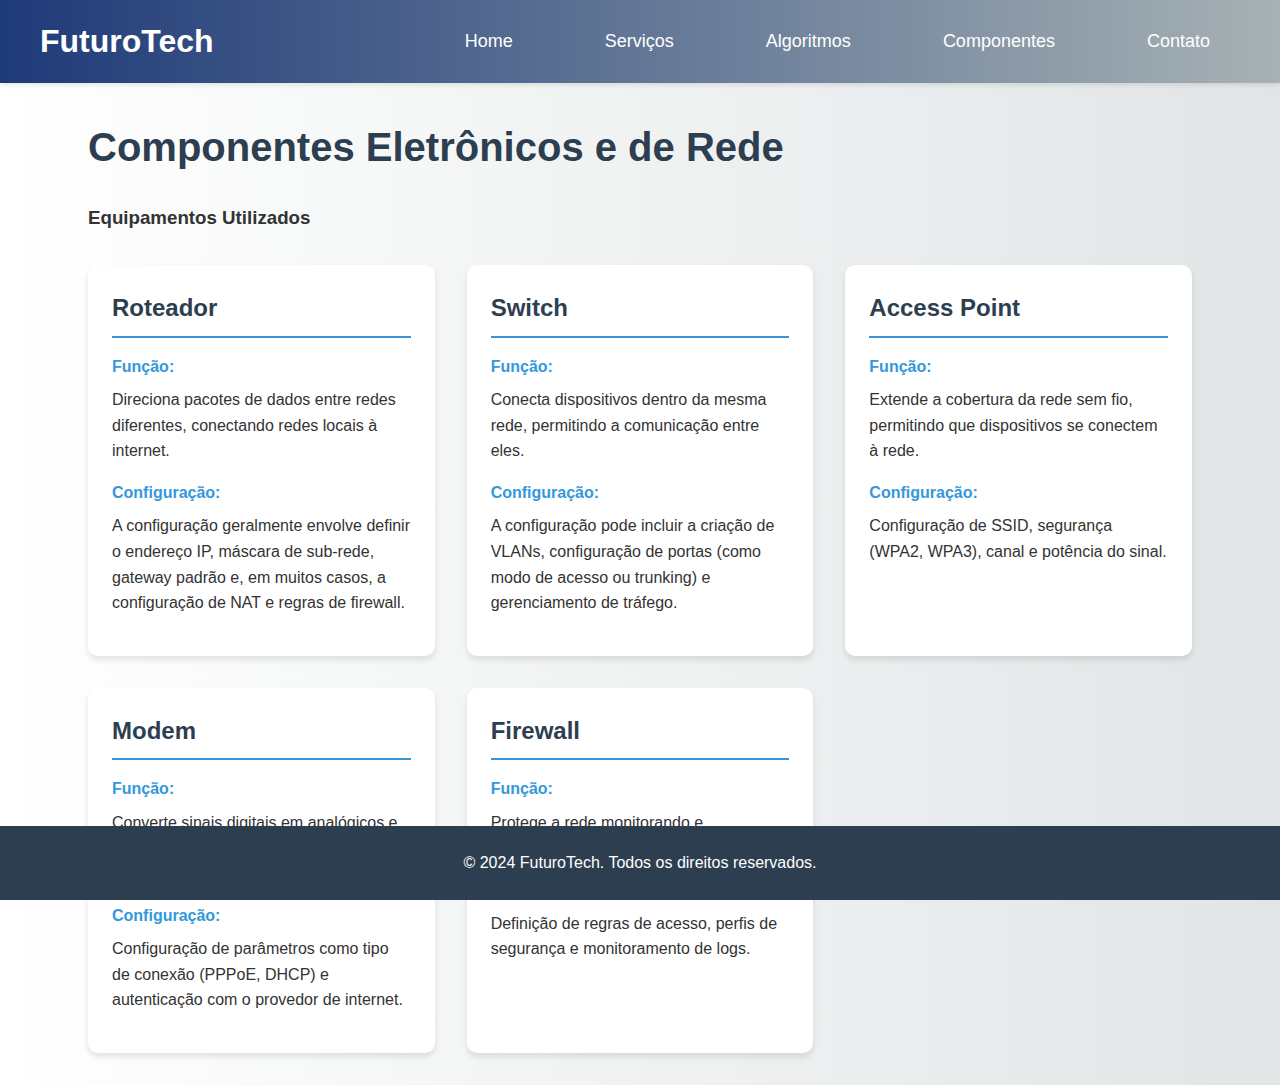
<file: componentes.html>
<!DOCTYPE html>
<html lang="pt-BR">
<head>
    <meta charset="UTF-8">
    <meta name="viewport" content="width=device-width, initial-scale=1.0">
    <meta name="description" content="Componentes Eletrônicos e de Rede - FuturoTech">
    <link rel="stylesheet" href="styles.css">
    <title>Componentes Eletrônicos e de Rede - FuturoTech</title>
</head>

<body>
    <header class="main-header">
        <div class="header-container">
            <h1>FuturoTech</h1>
            <nav class="main-nav">
                <ul class="nav-list">
                    <li><a href="index.html">Home</a></li>
                    <li><a href="servicos.html">Serviços</a></li>
                    <li><a href="algoritmos.html">Algoritmos</a></li>
                    <li><a href="componentes.html" class="active">Componentes</a></li>
                    <li><a href="contato.html">Contato</a></li>
                </ul>
            </nav>
        </div>
    </header>

    <main class="main-content">
        <section id="componentes" class="components-section">
            <h2 class="section-title">Componentes Eletrônicos e de Rede</h2>
            <h3 class="subsection-title">Equipamentos Utilizados</h3>

            <div class="components-grid">
                <article class="component-card">
                    <h2>Roteador</h2>
                    <div class="component-content">
                        <h4>Função:</h4>
                        <p>Direciona pacotes de dados entre redes diferentes, conectando redes locais à internet.</p>
                        <h4>Configuração:</h4>
                        <p>A configuração geralmente envolve definir o endereço IP, máscara de sub-rede, gateway padrão e, em muitos casos, a configuração de NAT e regras de firewall.</p>
                    </div>
                </article>

                <article class="component-card">
                    <h2>Switch</h2>
                    <div class="component-content">
                        <h4>Função:</h4>
                        <p>Conecta dispositivos dentro da mesma rede, permitindo a comunicação entre eles.</p>
                        <h4>Configuração:</h4>
                        <p>A configuração pode incluir a criação de VLANs, configuração de portas (como modo de acesso ou trunking) e gerenciamento de tráfego.</p>
                    </div>
                </article>

                <article class="component-card">
                    <h2>Access Point</h2>
                    <div class="component-content">
                        <h4>Função:</h4>
                        <p>Extende a cobertura da rede sem fio, permitindo que dispositivos se conectem à rede.</p>
                        <h4>Configuração:</h4>
                        <p>Configuração de SSID, segurança (WPA2, WPA3), canal e potência do sinal.</p>
                    </div>
                </article>

                <article class="component-card">
                    <h2>Modem</h2>
                    <div class="component-content">
                        <h4>Função:</h4>
                        <p>Converte sinais digitais em analógicos e vice-versa, permitindo a conexão à internet.</p>
                        <h4>Configuração:</h4>
                        <p>Configuração de parâmetros como tipo de conexão (PPPoE, DHCP) e autenticação com o provedor de internet.</p>
                    </div>
                </article>

                <article class="component-card">
                    <h2>Firewall</h2>
                    <div class="component-content">
                        <h4>Função:</h4>
                        <p>Protege a rede monitorando e controlando o tráfego de entrada e saída.</p>
                        <h4>Configuração:</h4>
                        <p>Definição de regras de acesso, perfis de segurança e monitoramento de logs.</p>
                    </div>
                </article>
            </div>
        </section>
    </main>

    <footer class="main-footer">
        <p>&copy; 2024 FuturoTech. Todos os direitos reservados.</p>
    </footer>
</body>
</html>
</file>
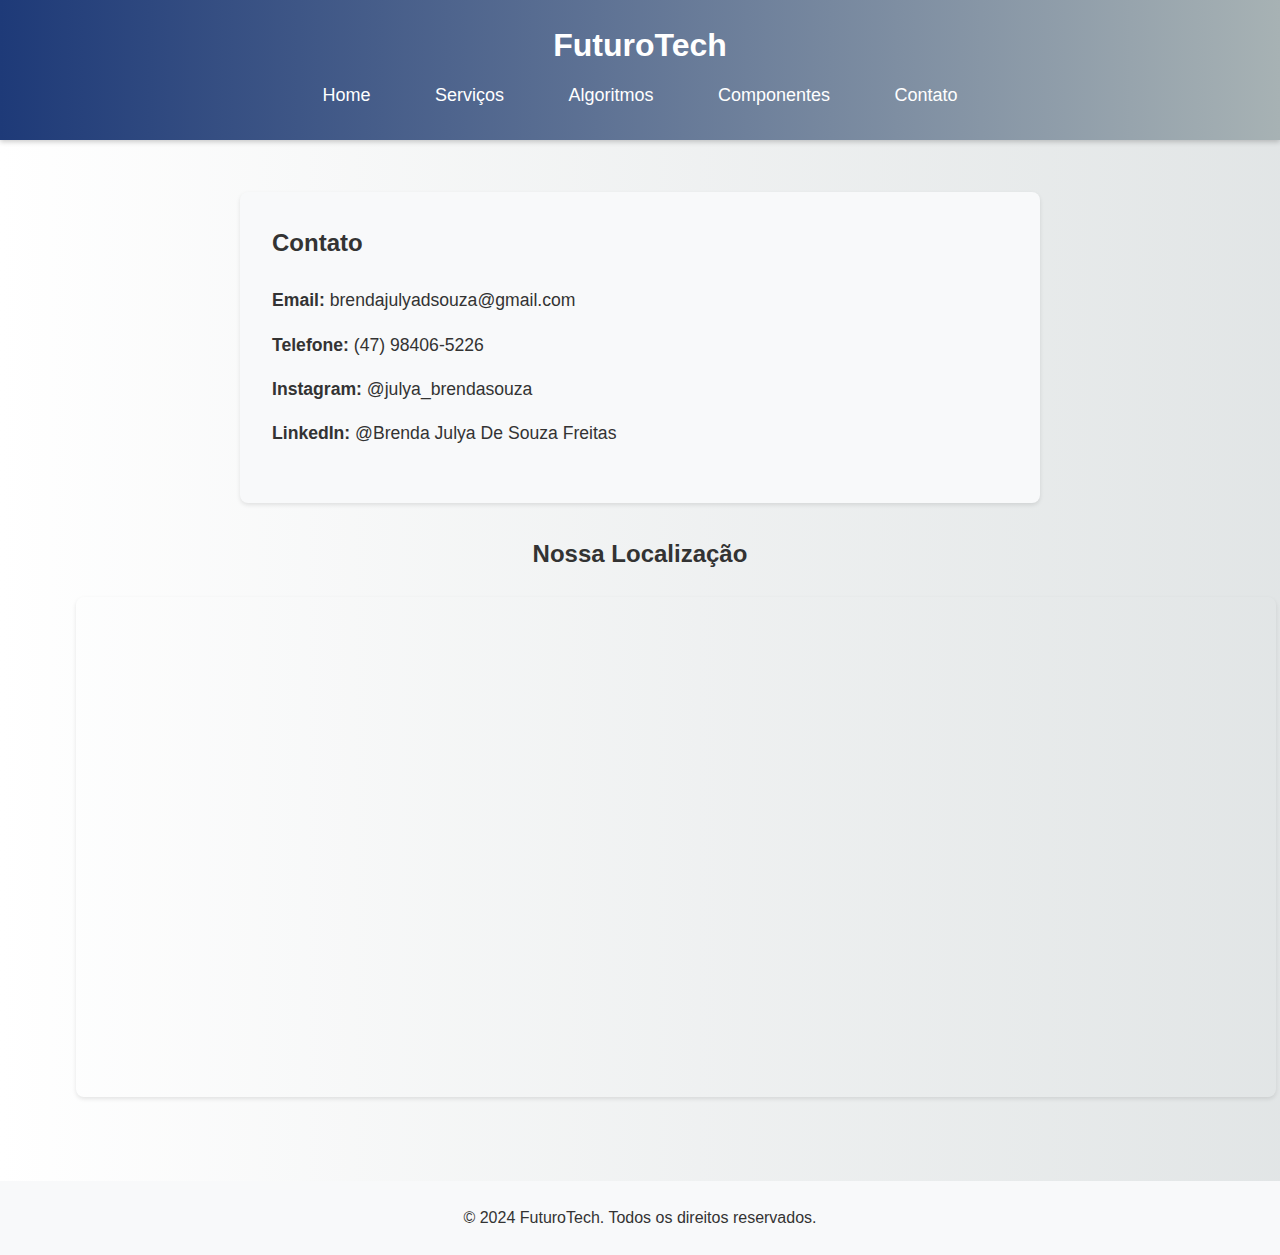
<file: contato.html>
<!DOCTYPE html>
<html lang="pt-BR">
<head>
    <meta charset="UTF-8">
    <meta name="viewport" content="width=device-width, initial-scale=1.0">
    <link rel="stylesheet" href="styles.css">
    <title>Contato - FuturoTech</title>
</head>
<body>
    <header>
        <h1>FuturoTech</h1>
        <nav>
            <ul>
                <li><a href="index.html">Home</a></li>
                <li><a href="servicos.html">Serviços</a></li>
                <li><a href="algoritmos.html">Algoritmos</a></li>
                <li><a href="componentes.html">Componentes</a></li>
                <li><a href="contato.html">Contato</a></li>
            </ul>
        </nav>
    </header>

    <main>
        <section id="contato" class="contact-info">
            <h2>Contato</h2>
            <div class="contact-details">
                <p><strong>Email:</strong> brendajulyadsouza@gmail.com</p>
                <p><strong>Telefone:</strong> (47) 98406-5226</p>
                <p><strong>Instagram:</strong> @julya_brendasouza</p>
                <p><strong>LinkedIn:</strong> @Brenda Julya De Souza Freitas</p>
            </div>
        </section>

        <section id="localizacao" class="map-container">
            <h2>Nossa Localização</h2>
            <iframe 
                src="https://www.google.com/maps/embed?pb=!1m23!1m12!1m3!1d113524.82095109702!2d-48.7145536601994!3d-27.230115892158157!2m3!1f0!2f0!3f0!3m2!1i1024!2i768!4f13.1!4m8!3e6!4m0!4m5!1s0x94d8a94ad26fb273%3A0xc3b8f5efdfdfc698!2sAv.%20Jos%C3%A9%20Manoel%20Reis%2C%20S%2FN%20-%20Centro%2C%20Tijucas%20-%20SC%2C%2088200-000!3m2!1d-27.23014!2d-48.6321522!5e0!3m2!1spt-BR!2sbr!4v1729001615218!5m2!1spt-BR!2sbr"
                width="100%"
                height="450"
                style="border:0;"
                allowfullscreen=""
                loading="lazy"
                referrerpolicy="no-referrer-when-downgrade">
            </iframe>
        </section>
    </main>

    <footer>
        <p>&copy; 2024 FuturoTech. Todos os direitos reservados.</p>
    </footer>
</body>
</html>
</file>
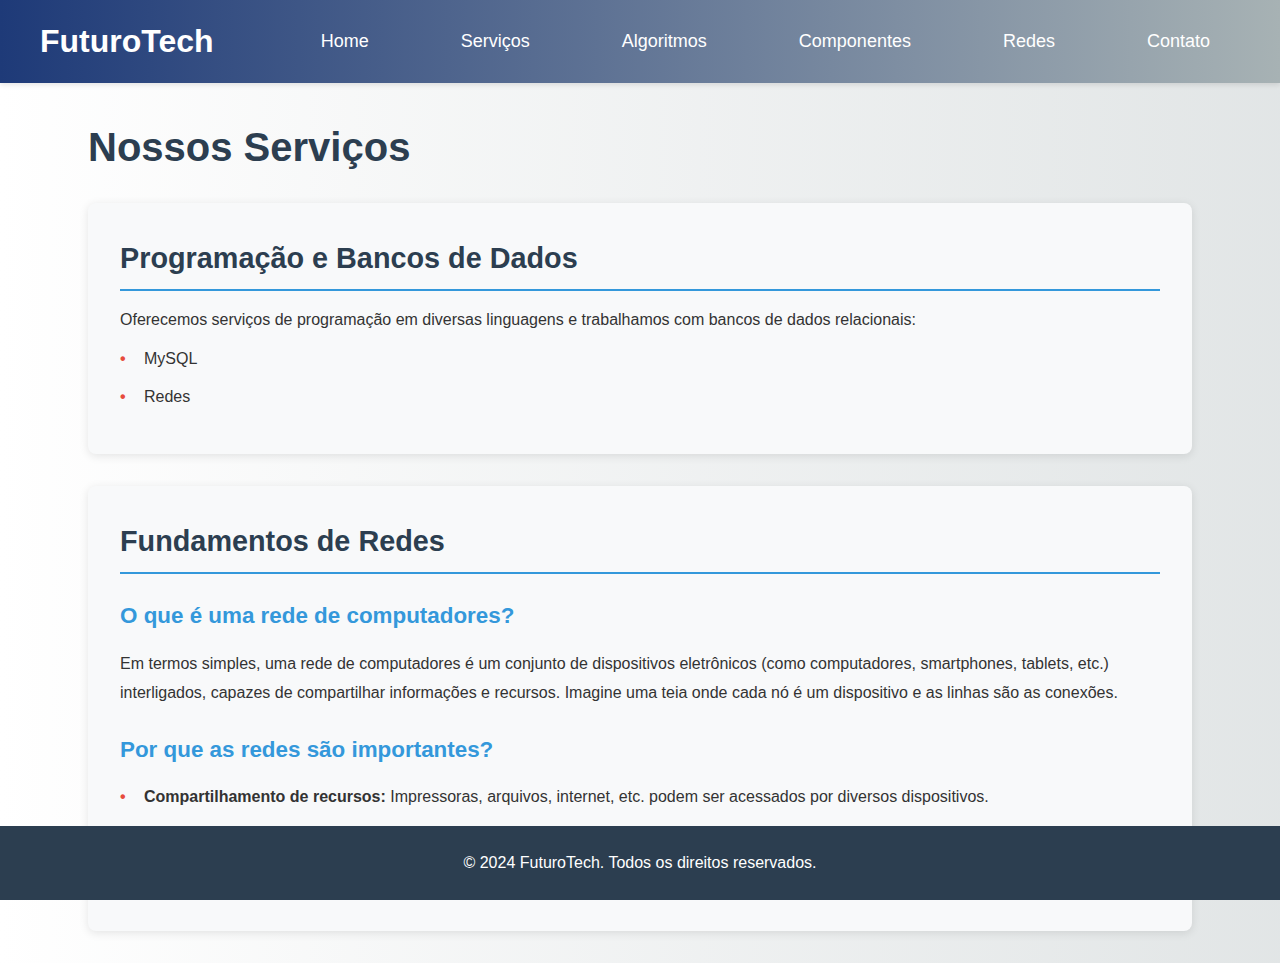
<file: servicos.html>
<!DOCTYPE html>
<html lang="pt-BR">
<head>
    <meta charset="UTF-8">
    <meta name="viewport" content="width=device-width, initial-scale=1.0">
    <meta name="description" content="Serviços oferecidos pela FuturoTech - Programação, Bancos de Dados e Redes">
    <link rel="stylesheet" href="styles.css">
    <title>Nossos Serviços - FuturoTech</title>
</head>

<body>
    <header class="main-header">
        <div class="header-container">
            <h1>FuturoTech</h1>
            <nav class="main-nav">
                <ul class="nav-list">
                    <li><a href="index.html">Home</a></li>
                    <li><a href="servicos.html" class="active">Serviços</a></li>
                    <li><a href="algoritmos.html">Algoritmos</a></li>
                    <li><a href="componentes.html">Componentes</a></li>
                    <li><a href="redes.html">Redes</a></li>
                    <li><a href="contato.html">Contato</a></li>
                </ul>
            </nav>
        </div>
    </header>

    <main class="main-content">
        <section id="servicos" class="services-section">
            <h2 class="section-title">Nossos Serviços</h2>
            
            <div class="service-card">
                <h3>Programação e Bancos de Dados</h3>
                <p>Oferecemos serviços de programação em diversas linguagens e trabalhamos com bancos de dados relacionais:</p>
                <ul class="service-list">
                    <li>MySQL</li>
                    <li>Redes</li>
                </ul>
            </div>

            <div class="service-card">
                <h3>Fundamentos de Redes</h3>
                <div class="network-info">
                    <h4>O que é uma rede de computadores?</h4>
                    <p>Em termos simples, uma rede de computadores é um conjunto de dispositivos eletrônicos (como computadores, smartphones, tablets, etc.) interligados, capazes de compartilhar informações e recursos. Imagine uma teia onde cada nó é um dispositivo e as linhas são as conexões.</p>
                    
                    <h4>Por que as redes são importantes?</h4>
                    <ul class="benefits-list">
                        <li><strong>Compartilhamento de recursos:</strong> Impressoras, arquivos, internet, etc. podem ser acessados por diversos dispositivos.</li>
                        <li><strong>Comunicação:</strong> E-mails, mensagens instantâneas, videoconferências, tudo isso é possível através das redes.</li>
                        <li><strong>Acesso à informação:</strong> A internet, a maior rede mundial, conecta bilhões de dispositivos e pessoas.</li>
                    </ul>
                </div>
            </div>
        </section>
    </main>

    <footer class="main-footer">
        <p>&copy; 2024 FuturoTech. Todos os direitos reservados.</p>
    </footer>
</body>
</html>
</file>
<file: styles.css>
body {  
    font-family: Arial, sans-serif;  
    line-height: 1.6;  
    margin: 0;  
    padding: 0;  
    background: linear-gradient(270deg, #1e3a78, #A7B2B4, #fff);  
    background-size: 600% 600%;  
    animation: gradientAnimation 20s ease infinite;  
}  

@keyframes gradientAnimation {  
    0% { background-position: 0% 50%; }  
    50% { background-position: 100% 50%; }  
    100% { background-position: 0% 50%; }  
}   

header {  
    background: linear-gradient(90deg, #1e3a78, #A7B2B4);  
    color: #fff;  
    padding: 20px 0;   
    text-align: center;  
    box-shadow: 0 2px 5px rgba(0, 0, 0, 0.2);   
}  

nav ul {  
    list-style: none;  
    padding: 0;  
    margin: 0;   
}  

nav ul li {  
    display: inline;  
    margin: 0 15px;  
}  

nav ul li a {  
    color: white;                     
    text-decoration: none;          
    font-size: 18px;              
    padding: 10px 15px;             
    display: inline-block;           
    border-radius: 5px;              
    transition: background 0.3s, color 0.3s;   
}  

nav ul li a:hover {  
    background: rgba(255, 255, 255, 0.2);   
    color: #FFD700;                    
}  

main {  
    padding: 20px;  
    max-width: 1200px;  
    margin: 0 auto;   
}  











.contact-info {
    max-width: 800px;
    margin: 2rem auto;
    padding: 2rem;
    background-color: #f8f9fa;
    border-radius: 8px;
    box-shadow: 0 2px 4px rgba(0,0,0,0.1);
}

.contact-details {
    margin: 1.5rem 0;
}

.contact-details p {
    margin: 1rem 0;
    font-size: 1.1rem;
    line-height: 1.6;
}

.map-container {
    max-width: 1200px;
    margin: 2rem auto;
    padding: 0 1rem;
}

.map-container h2 {
    margin-bottom: 1.5rem;
    text-align: center;
}

iframe {
    border-radius: 8px;
    box-shadow: 0 2px 4px rgba(0,0,0,0.1);
}

footer {
    text-align: center;
    padding: 1.5rem;
    margin-top: 2rem;
    background-color: #f8f9fa;
}

@media (max-width: 768px) {  
    nav ul li {  
        display: block;   
        margin: 10px 0;  
    }  

    nav ul li a {  
        font-size: 16px;   
    }  
    
    header {  
        padding: 15px 0;   
    }  
}

iframe{
    width: 1200px;  
    height: 500px; 
    border: none;  
    display: block;  
    margin: 20px auto;
}
.contact-info {
    max-width: 800px;
    margin: 2rem auto;
    padding: 2rem;
    background-color: #f8f9fa;
    border-radius: 8px;
    box-shadow: 0 2px 4px rgba(0,0,0,0.1);
}

.contact-details {
    margin: 1.5rem 0;
}

.contact-details p {
    margin: 1rem 0;
    font-size: 1.1rem;
    line-height: 1.6;
}

.map-container {
    max-width: 1200px;
    margin: 2rem auto;
    padding: 0 1rem;
}

.map-container h2 {
    margin-bottom: 1.5rem;
    text-align: center;
}

iframe {
    border-radius: 8px;
    box-shadow: 0 2px 4px rgba(0,0,0,0.1);
}

footer {
    text-align: center;
    padding: 1.5rem;
    margin-top: 2rem;
    background-color: #f8f9fa;
}

:root {
    --primary-color: #2c3e50;
    --secondary-color: #3498db;
    --text-color: #333;
    --background-color: #fff;
    --accent-color: #e74c3c;
}

* {
    margin: 0;
    padding: 0;
    box-sizing: border-box;
}

body {
    font-family: 'Roboto', sans-serif;
    line-height: 1.6;
    color: var(--text-color);
    background-color: var(--background-color);
}

.main-header {
    background-color: var(--primary-color);
    color: white;
    padding: 1rem;
    box-shadow: 0 2px 5px rgba(0,0,0,0.1);
}

.header-container {
    max-width: 1200px;
    margin: 0 auto;
    display: flex;
    align-items: center;
    justify-content: space-between;
}

.logo {
    height: 50px;
    transition: transform 0.3s ease;
}

.logo:hover {
    transform: scale(1.05);
}

.company-info h1 {
    font-size: 2rem;
    margin-bottom: 0.5rem;
}

.tagline {
    font-size: 1.1rem;
    color: #ecf0f1;
}

.nav-list {
    display: flex;
    gap: 2rem;
    list-style: none;
}

.nav-link {
    color: white;
    text-decoration: none;
    padding: 0.5rem 1rem;
    border-radius: 4px;
    transition: background-color 0.3s ease;
}

.nav-link:hover {
    background-color: var(--secondary-color);
}

.main-content {
    max-width: 1200px;
    margin: 2rem auto;
    padding: 0 1rem;
}

.welcome-section {
    background-color: #f8f9fa;
    padding: 3rem;
    border-radius: 8px;
    box-shadow: 0 2px 10px rgba(0,0,0,0.05);
}

.section-title {
    color: var(--primary-color);
    font-size: 2.5rem;
    margin-bottom: 1.5rem;
}

.welcome-text {
    font-size: 1.2rem;
    line-height: 1.8;
    color: #555;
}

.main-footer {
    background-color: var(--primary-color);
    color: white;
    text-align: center;
    padding: 1.5rem;
    position: fixed;
    bottom: 0;
    width: 100%;
}

@media (max-width: 768px) {
    .header-container {
        flex-direction: column;
        text-align: center;
        gap: 1rem;
    }

    .nav-list {
        flex-direction: column;
        gap: 1rem;
    }

    .welcome-section {
        padding: 2rem;
    }
}

:root {
    --primary-color: #2c3e50;
    --secondary-color: #3498db;
    --accent-color: #e74c3c;
    --background-light: #f8f9fa;
    --text-color: #333;
}

.services-section {
    max-width: 1200px;
    margin: 2rem auto;
    padding: 0 2rem;
}

.service-card {
    background-color: var(--background-light);
    border-radius: 8px;
    padding: 2rem;
    margin-bottom: 2rem;
    box-shadow: 0 2px 10px rgba(0,0,0,0.1);
}

.service-card h3 {
    color: var(--primary-color);
    font-size: 1.8rem;
    margin-bottom: 1rem;
    border-bottom: 2px solid var(--secondary-color);
    padding-bottom: 0.5rem;
}

.service-card h4 {
    color: var(--secondary-color);
    font-size: 1.4rem;
    margin: 1.5rem 0 1rem;
}

.service-list, .benefits-list {
    list-style-type: none;
    padding-left: 1.5rem;
}

.service-list li, .benefits-list li {
    margin: 0.8rem 0;
    position: relative;
}

.service-list li::before, .benefits-list li::before {
    content: "•";
    color: var(--accent-color);
    font-weight: bold;
    position: absolute;
    left: -1.5rem;
}

.network-info p {
    line-height: 1.8;
    color: var(--text-color);
    margin: 1rem 0;
}

@media (max-width: 768px) {
    .service-card {
        padding: 1.5rem;
    }
    
    .service-card h3 {
        font-size: 1.5rem;
    }
    
    .service-card h4 {
        font-size: 1.2rem;
    }
}

.components-section {
    max-width: 1200px;
    margin: 2rem auto;
    padding: 0 2rem;
}

.components-grid {
    display: grid;
    grid-template-columns: repeat(auto-fit, minmax(300px, 1fr));
    gap: 2rem;
    margin-top: 2rem;
}

.component-card {
    background: #ffffff;
    border-radius: 10px;
    padding: 1.5rem;
    box-shadow: 0 4px 6px rgba(0, 0, 0, 0.1);
    transition: transform 0.3s ease;
}

.component-card:hover {
    transform: translateY(-5px);
}

.component-card h2 {
    color: var(--primary-color);
    font-size: 1.5rem;
    margin-bottom: 1rem;
    padding-bottom: 0.5rem;
    border-bottom: 2px solid var(--secondary-color);
}

.component-card h4 {
    color: var(--secondary-color);
    margin: 1rem 0 0.5rem;
}

.component-content p {
    color: var(--text-color);
    line-height: 1.6;
    margin-bottom: 1rem;
}

@media (max-width: 768px) {
    .components-grid {
        grid-template-columns: 1fr;
    }
    
    .component-card {
        margin-bottom: 1rem;
    }
}

.algorithms-section {
    max-width: 1200px;
    margin: 2rem auto;
    padding: 0 2rem;
}

.intro-text {
    font-size: 1.2rem;
    line-height: 1.6;
    margin: 2rem 0;
    color: var(--text-color);
}

.algorithms-container {
    display: grid;
    grid-template-columns: 1fr 1fr;
    gap: 3rem;
    margin-top: 2rem;
}

.algorithm-types {
    background: #ffffff;
    padding: 2rem;
    border-radius: 10px;
    box-shadow: 0 4px 6px rgba(0, 0, 0, 0.1);
}

.algorithm-list {
    padding-left: 2rem;
    margin-top: 1.5rem;
}

.algorithm-list li {
    margin-bottom: 1.5rem;
}

.algorithm-list h4 {
    color: var(--primary-color);
    margin-bottom: 0.5rem;
}

.flowcharts {
    background: #ffffff;
    padding: 2rem;
    border-radius: 10px;
    box-shadow: 0 4px 6px rgba(0, 0, 0, 0.1);
}

.flowchart-gallery {
    display: grid;
    gap: 2rem;
    margin-top: 1.5rem;
}

.flowchart-img {
    width: 100%;
    height: auto;
    border-radius: 8px;
    transition: transform 0.3s ease;
}

.flowchart-img:hover {
    transform: scale(1.05);
}

figure {
    margin: 0;
}

figcaption {
    text-align: center;
    margin-top: 1rem;
    color: var(--text-color);
    font-style: italic;
}

@media (max-width: 768px) {
    .algorithms-container {
        grid-template-columns: 1fr;
    }
    
    .algorithm-types, .flowcharts {
        padding: 1.5rem;
    }
}
</file>
